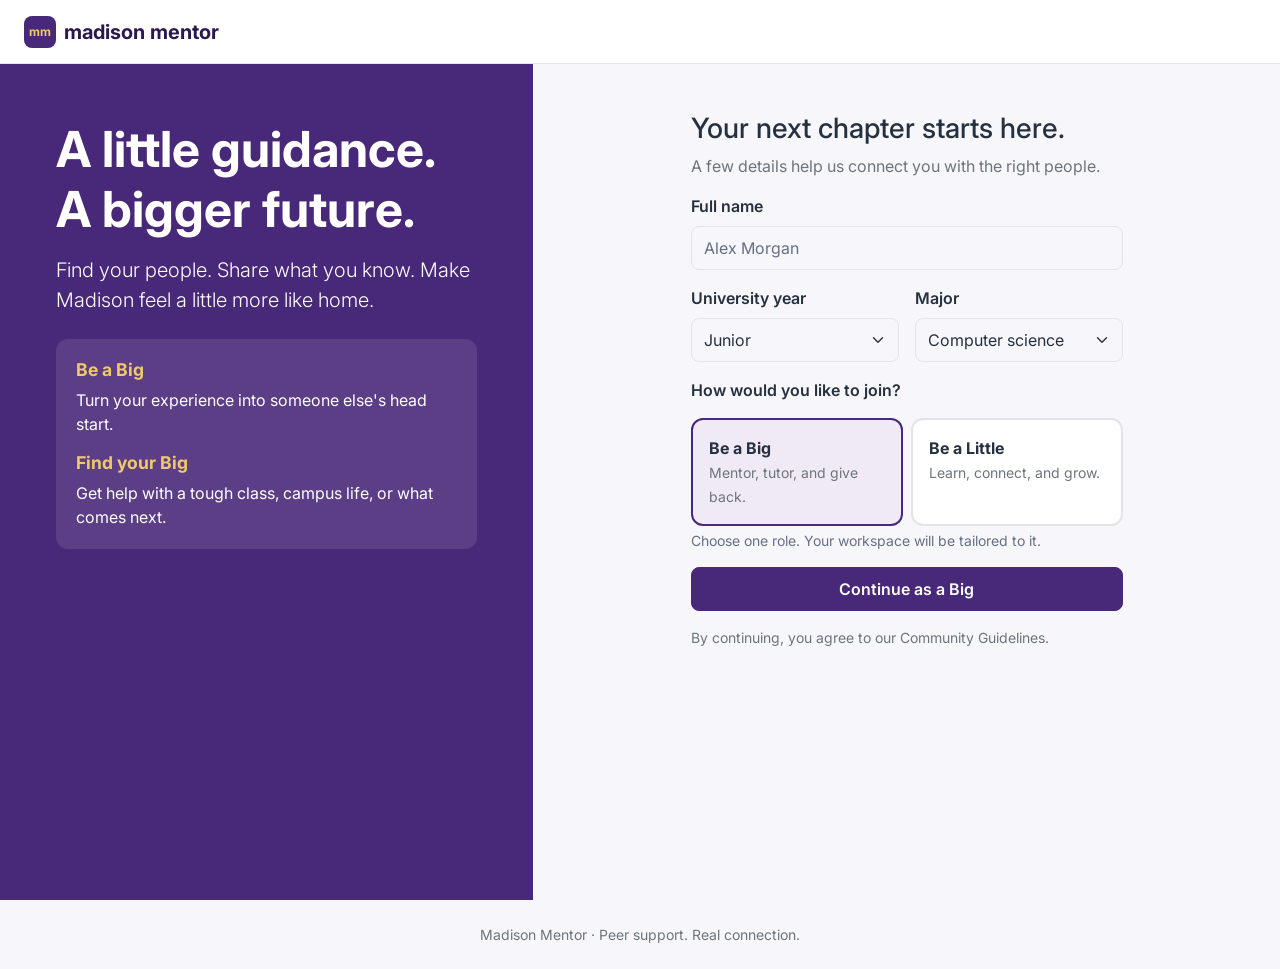
<file: index.html>
<!DOCTYPE html>
<html lang="en">
<head>
  <meta charset="UTF-8">
  <meta name="viewport" content="width=device-width, initial-scale=1, viewport-fit=cover">
  <title>Madison Mentor</title>
  <link href="https://fonts.googleapis.com/css2?family=Inter:wght@400;600;700&display=swap" rel="stylesheet">
  <link href="https://cdn.jsdelivr.net/npm/bootstrap@5.3.3/dist/css/bootstrap.min.css" rel="stylesheet"
        integrity="sha384-QWTKZyjpPEjISv5WaRU9OFeRpok6YctnYmDr5pNlyT2bRjXh0JMhjY6hW+ALEwIH" crossorigin="anonymous">
  <link rel="stylesheet" href="style.css">
</head>
<body>
<nav class="navbar">
  <div class="container-fluid px-3 px-md-4">
    <a class="navbar-brand d-flex align-items-center" href="#"><span class="brand-mark">Mm</span>Madison Mentor</a>
    <div class="d-flex align-items-center gap-2">
      <span id="role-badge" class="badge role-badge" hidden></span>
      <span id="user-name" class="small d-none d-md-inline"></span>
      <button type="button" id="switch-role" class="btn btn-soft btn-sm" hidden>Switch role</button>
    </div>
  </div>
</nav>

<main>
  <!-- START PAGE -->
  <section id="start" class="row g-0">
    <div class="col-lg-5 intro">
      <h1>A little guidance.<br>A bigger future.</h1>
      <p class="lead mt-3 mb-4">Find your people. Share what you know. Make Madison feel a little more like home.</p>
      <div class="panel">
        <h2>Be a Big</h2><p>Turn your experience into someone else's head start.</p>
        <h2>Find your Big</h2><p class="mb-0">Get help with a tough class, campus life, or what comes next.</p>
      </div>
    </div>
    <div class="col-lg-7 d-flex justify-content-center">
      <form id="profile-form" class="profile-form w-100" novalidate>
        <h2 class="h3">Your next chapter starts here.</h2>
        <p class="text-secondary">A few details help us connect you with the right people.</p>
        <div class="mb-3">
          <label for="name" class="form-label fw-semibold">Full name</label>
          <input id="name" class="form-control" required autocomplete="name" placeholder="Alex Morgan">
          <div class="invalid-feedback">Enter your name.</div>
        </div>
        <div class="row g-3 mb-3">
          <div class="col-sm-6">
            <label for="year" class="form-label fw-semibold">University year</label>
            <select id="year" class="form-select"><option>Freshman</option><option>Sophomore</option><option selected>Junior</option><option>Senior</option><option>Graduate</option></select>
          </div>
          <div class="col-sm-6">
            <label for="major" class="form-label fw-semibold">Major</label>
            <select id="major" class="form-select"><option>Computer science</option><option>Biology</option><option>Mathematics</option><option>Business</option><option>Psychology</option><option>Other</option></select>
          </div>
        </div>
        <fieldset class="mb-3">
          <legend class="form-label fw-semibold fs-6">How would you like to join?</legend>
          <div class="row g-2">
            <div class="col-6"><input type="radio" class="btn-check" name="role" id="role-big" value="big" checked>
              <label class="role-card" for="role-big"><strong>Be a Big</strong><br><small class="text-secondary">Mentor, tutor, and give back.</small></label></div>
            <div class="col-6"><input type="radio" class="btn-check" name="role" id="role-little" value="little">
              <label class="role-card" for="role-little"><strong>Be a Little</strong><br><small class="text-secondary">Learn, connect, and grow.</small></label></div>
          </div>
          <div class="form-text">Choose one role. Your workspace will be tailored to it.</div>
        </fieldset>
        <button type="submit" id="continue-btn" class="btn btn-primary w-100">Continue as a Big</button>
        <p class="small text-secondary mt-3">By continuing, you agree to our Community Guidelines.</p>
      </form>
    </div>
  </section>

  <!-- BIG WORKSPACE -->
  <section id="big" class="container-fluid px-3 px-md-4 py-4" hidden>
    <h1 class="h2">Small moments. Big impact.</h1>
    <p class="text-secondary">Welcome back, <span class="user-first"></span>. Here's where you can make a difference today.</p>
    <div class="row g-3 mb-3">
      <div class="col-4"><div class="mm-card"><div class="stat" id="stat-littles">3</div><small class="text-secondary">Littles</small></div></div>
      <div class="col-4"><div class="mm-card"><div class="stat" id="stat-pending">0</div><small class="text-secondary">Pending</small></div></div>
      <div class="col-4"><div class="mm-card"><div class="stat">8</div><small class="text-secondary">Hours this term</small></div></div>
    </div>
    <div class="row g-3">
      <div class="col-lg-7">
        <div class="mm-card">
          <h2 class="h5">Little requests</h2>
          <p class="small text-secondary">Accept a request to start connecting.</p>
          <div id="requests" class="d-grid gap-3"></div>
        </div>
      </div>
      <div class="col-lg-5">
        <div class="mm-card">
          <h2 class="h5">Make time for a Little</h2>
          <p class="small text-secondary">Pick days, set a time window, and Littles can request a session.</p>
          <div id="days" class="days-grid mb-3"></div>
          <div class="row g-2 mb-2">
            <div class="col-6"><label for="start-time" class="form-label small">From</label><select id="start-time" class="form-select"></select></div>
            <div class="col-6"><label for="end-time" class="form-label small">To</label><select id="end-time" class="form-select"></select></div>
          </div>
          <button type="button" id="add-slot" class="btn btn-primary w-100">Add availability</button>
          <div id="add-error" class="text-danger small mt-2" role="alert"></div>
          <ul id="slots" class="list-unstyled d-grid gap-2 mt-3 mb-0"></ul>
          <p class="small text-secondary mt-3 mb-0">Times shown in Central Time. Repeats weekly.</p>
        </div>
      </div>
    </div>
  </section>

  <!-- LITTLE WORKSPACE -->
  <section id="little" class="container-fluid px-3 px-md-4 py-4" hidden>
    <h1 class="h2">You don't have to figure it out alone.</h1>
    <p class="text-secondary">Hey <span class="user-first"></span>, find a Big for a tough class, good advice, or a fresh perspective.</p>
    <div class="mm-banner mb-4 d-md-flex align-items-center justify-content-between gap-3">
      <div><h2>A new perspective is one hello away.</h2><p class="mb-3 mb-md-0">Try a random campus connection. No subject needed, just a conversation.</p></div>
      <button type="button" id="random-btn" class="btn btn-gold w-100 w-md-auto flex-shrink-0">Match me with a Big</button>
    </div>
    <div id="random-result" class="mm-card border-warning mb-4" hidden aria-live="polite"></div>

    <h2 class="h4">Find your kind of Big</h2>
    <form id="search-form" class="row g-2 mb-2" role="search">
      <div class="col-12 col-md-6"><label for="q" class="visually-hidden">Search</label>
        <input id="q" type="search" class="form-control" placeholder="Name, major, or course (e.g. CS 149)" autocomplete="off"></div>
      <div class="col-6 col-md-2"><label for="f-major" class="visually-hidden">Major</label>
        <select id="f-major" class="form-select"><option value="">All majors</option></select></div>
      <div class="col-6 col-md-2"><label for="f-day" class="visually-hidden">Day</label>
        <select id="f-day" class="form-select"><option value="">Any day</option><option>Mon</option><option>Tue</option><option>Wed</option><option>Thu</option><option>Fri</option></select></div>
      <div class="col-12 col-md-2"><button class="btn btn-primary w-100">Search Bigs</button></div>
    </form>
    <p id="result-count" class="small text-secondary" aria-live="polite"></p>
    <div id="bigs" class="row g-3"></div>
    <div class="mm-note mt-4"><strong>Find the right fit, at your pace.</strong><br><small>Send a tutoring request to choose a time together. Every connection starts with a conversation.</small></div>
  </section>
</main>

<footer class="text-center small text-secondary py-4 d-none d-md-block">Madison Mentor · Peer support. Real connection.</footer>

<!-- Mobile bottom bar shown only on phones, once a role is chosen -->
<div id="mobile-bar" class="mobile-bar" hidden>
  <button type="button" class="btn btn-primary" id="mobile-home">Home</button>
  <button type="button" class="btn btn-soft" id="mobile-switch">Switch role</button>
</div>

<script src="https://cdn.jsdelivr.net/npm/bootstrap@5.3.3/dist/js/bootstrap.bundle.min.js"
        integrity="sha384-YvpcrYf0tY3lHB60NNkmXc5s9fDVZLESaAA55NDzOxhy9GkcIdslK1eN7N6jIeHz" crossorigin="anonymous"></script>
<script src="app.js"></script>
</body>
</html>
</file>
<file: style.css>
/* Madison Mentor: small theme layer on top of Bootstrap 5.3 */
:root {
  --mm-purple: #482878;
  --mm-purple-dark: #2d184d;
  --mm-gold: #f0ca68;
  --mm-slate: #263140;
  --mm-muted: #667085;
  --mm-lavender: #f0eaf7;
  --mm-border: #e4e3ea;

  /* Re-point Bootstrap at the brand colors */
  --bs-primary: var(--mm-purple);
  --bs-primary-rgb: 72, 40, 120;
  --bs-warning: var(--mm-gold);
  --bs-warning-rgb: 240, 202, 104;
  --bs-body-bg: #f7f6fa;
  --bs-body-color: var(--mm-slate);
  --bs-secondary-color: var(--mm-muted);
  --bs-border-color: var(--mm-border);
  --bs-link-color: var(--mm-purple);
  --bs-border-radius: .5rem;
  --bs-border-radius-lg: .75rem;
  --bs-body-font-family: "Inter", system-ui, sans-serif;
}

[hidden] {
  display: none !important;
}

h1,
h2,
h3,
h4,
h5 {
  color: var(--mm-purple-dark);
  font-weight: 700;
}

.btn {
  font-weight: 600;
  min-height: 44px;
  display: inline-flex;
  align-items: center;
  justify-content: center;
}

.btn-primary {
  --bs-btn-bg: var(--mm-purple);
  --bs-btn-border-color: var(--mm-purple);
  --bs-btn-hover-bg: var(--mm-purple-dark);
  --bs-btn-hover-border-color: var(--mm-purple-dark);
  --bs-btn-active-bg: var(--mm-purple-dark);
  --bs-btn-disabled-bg: var(--mm-purple);
}

.btn-gold {
  --bs-btn-bg: var(--mm-gold);
  --bs-btn-border-color: var(--mm-gold);
  --bs-btn-color: var(--mm-purple-dark);
  --bs-btn-hover-bg: #e6bb4c;
  --bs-btn-hover-border-color: #e6bb4c;
  --bs-btn-hover-color: var(--mm-purple-dark);
}

.btn-soft {
  --bs-btn-bg: var(--mm-lavender);
  --bs-btn-border-color: var(--mm-lavender);
  --bs-btn-color: var(--mm-purple);
  --bs-btn-hover-bg: #e3d8f0;
  --bs-btn-hover-border-color: #e3d8f0;
  --bs-btn-hover-color: var(--mm-purple-dark);
}

.form-control,
.form-select {
  min-height: 44px;
}

:focus-visible {
  outline: 3px solid var(--mm-purple);
  outline-offset: 2px;
}

/* Navbar */
.navbar {
  background: #fff;
  border-bottom: 1px solid var(--mm-border);
  min-height: 64px;
}

.brand-mark {
  display: inline-grid;
  place-items: center;
  width: 32px;
  height: 32px;
  margin-right: .5rem;
  border-radius: 8px;
  background: var(--mm-purple);
  color: var(--mm-gold);
  font-size: .75rem;
  font-weight: 700;
}

.navbar-brand {
  color: var(--mm-purple-dark);
  font-weight: 700;
  text-transform: lowercase;
}

.role-badge {
  background: var(--mm-lavender);
  color: var(--mm-purple);
  font-weight: 600;
}

/* Start page */
.intro {
  background: var(--mm-purple);
  color: #fff;
  padding: 2rem 1.25rem;
}

.intro h1 {
  color: #fff;
  font-size: clamp(2rem, 5vw, 3.1rem);
}

.intro .tagline {
  color: var(--mm-gold);
}

.intro .panel {
  background: rgba(255, 255, 255, .1);
  border-radius: .75rem;
  padding: 1.25rem;
}

.intro .panel h2 {
  color: var(--mm-gold);
  font-size: 1.1rem;
}

.profile-form {
  max-width: 560px;
  padding: 2rem 1.25rem;
}

/* Role cards: Bootstrap btn-check radios styled as cards */
.role-card {
  display: block;
  height: 100%;
  padding: 1rem;
  text-align: left;
  background: #fff;
  border: 2px solid var(--mm-border);
  border-radius: .75rem;
  cursor: pointer;
}

.btn-check:checked+.role-card {
  border-color: var(--mm-purple);
  background: var(--mm-lavender);
}

.btn-check:focus-visible+.role-card {
  outline: 3px solid var(--mm-purple);
  outline-offset: 2px;
}

/* Cards, banners */
.mm-card {
  background: #fff;
  border: 1px solid var(--mm-border);
  border-radius: .75rem;
  padding: 1.25rem;
  transition: transform .15s ease, box-shadow .15s ease;
}

.mm-card:hover {
  transform: translateY(-2px);
  box-shadow: 0 4px 12px rgba(72, 40, 120, .1);
}

.mm-banner {
  background: var(--mm-purple);
  color: #fff;
  border-radius: .875rem;
  padding: 1.5rem;
}

.mm-banner h2 {
  color: #fff;
  font-size: 1.4rem;
}

.mm-note {
  background: #fdf6df;
  border-radius: .75rem;
  padding: 1rem 1.25rem;
}

.stat {
  font-size: 2rem;
  font-weight: 700;
  color: var(--mm-purple);
  line-height: 1;
}

.request-item {
  background: #f7f6fa;
  border-radius: .5rem;
  padding: 1rem;
}

/* Availability day toggles */
.day-btn {
  min-height: 44px;
  border: 0;
  border-radius: .5rem;
  background: #f7f6fa;
  color: var(--mm-muted);
  font-weight: 600;
}

.day-btn[aria-pressed="true"] {
  background: var(--mm-purple);
  color: #fff;
}

.slot {
  background: var(--mm-lavender);
  border-radius: .5rem;
  padding: .5rem .75rem;
}

.tag {
  display: inline-block;
  padding: .15rem .6rem;
  border-radius: 99px;
  background: var(--mm-lavender);
  color: var(--mm-purple);
  font-size: .8rem;
  font-weight: 600;
}

.dot {
  color: #28735b;
}

/* Mobile: leave room for the fixed bottom bar */
.mobile-bar {
  display: none;
}

@media (max-width: 767.98px) {
  main {
    padding-bottom: 5rem;
  }

  .mobile-bar {
    display: flex;
    position: fixed;
    inset: auto 0 0 0;
    gap: .5rem;
    background: #fff;
    border-top: 1px solid var(--mm-border);
    padding: .75rem 1rem max(.75rem, env(safe-area-inset-bottom));
    z-index: 1030;
  }

  .mobile-bar .btn {
    flex: 1;
  }
}

@media (min-width: 992px) {
  .intro {
    padding: 3.5rem;
    min-height: calc(100vh - 64px);
  }

  .profile-form {
    padding: 3rem 4rem;
  }
}

@media (prefers-reduced-motion: reduce) {
  * {
    transition: none !important;
  }
}

/* Availability day toggles (7 equal columns) */
.days-grid {
  display: grid;
  grid-template-columns: repeat(7, 1fr);
  gap: .5rem;
}
</file>
